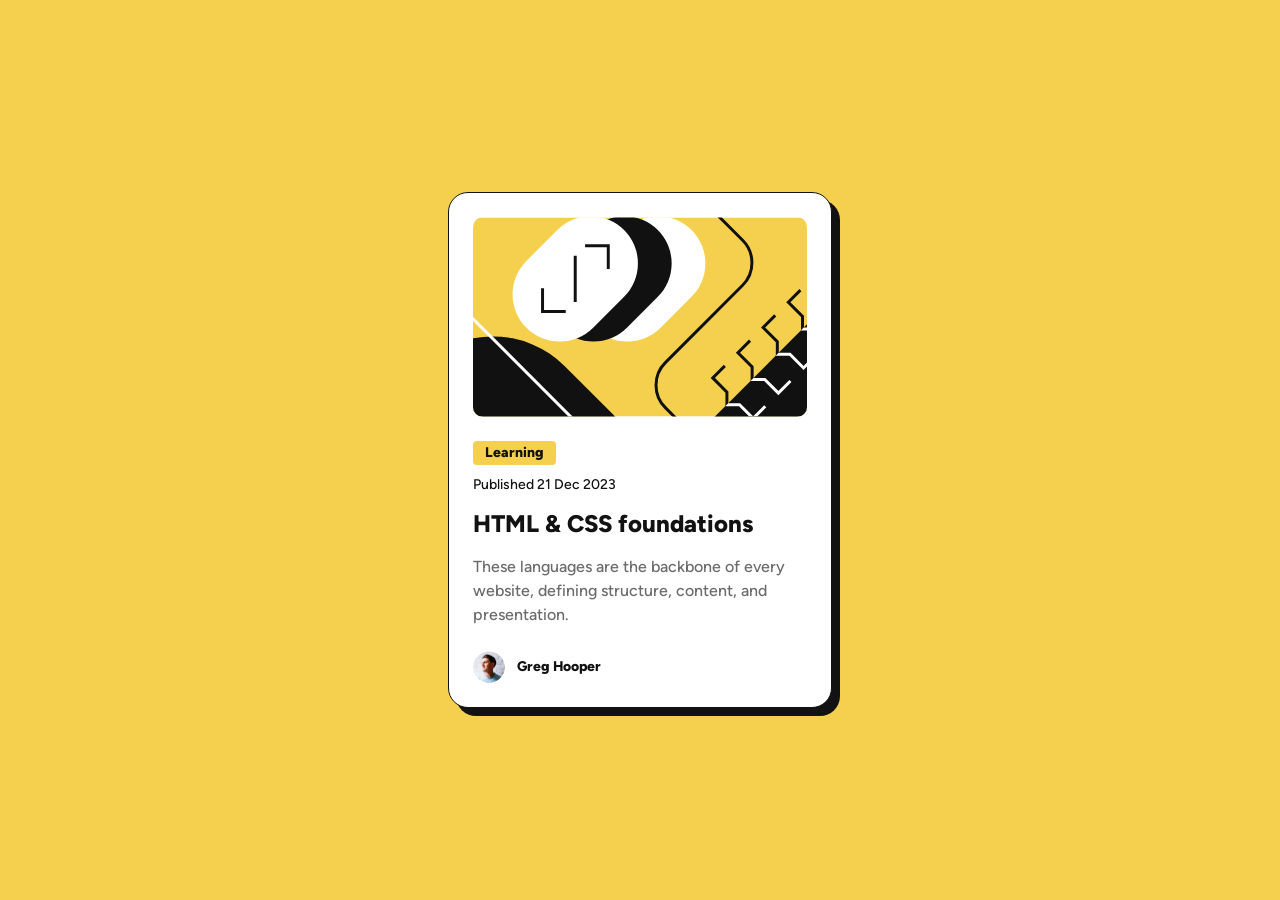
<file: blog-preview-card-main/index.html>
<!DOCTYPE html>
<html lang="en">
<head>
  <meta charset="UTF-8">
  <meta name="viewport" content="width=device-width, initial-scale=1.0">
  <link rel="icon" type="image/png" sizes="32x32" href="./assets/images/favicon-32x32.png">
  <link rel="stylesheet" href="./style.css">
  <title>Frontend Mentor | Blog preview card</title>
</head>
<body>
  <main>
    <article class="card">
      <img
        class="card__image"
        src="./assets/images/illustration-article.svg"
        alt="Abstract illustration for an article about HTML and CSS"
      >

      <div class="card__content">
        <p class="card__tag">Learning</p>
        <p class="card__date">Published <time datetime="2023-12-21">21 Dec 2023</time></p>

        <h1 class="card__title">
          <a href="#">HTML &amp; CSS foundations</a>
        </h1>

        <p class="card__description">
          These languages are the backbone of every website, defining structure, content, and presentation.
        </p>

        <div class="card__author">
          <img
            src="./assets/images/image-avatar.webp"
            alt=""
            width="32"
            height="32"
          >
          <p>Greg Hooper</p>
        </div>
      </div>
    </article>
  </main>
</body>
</html>
</file>
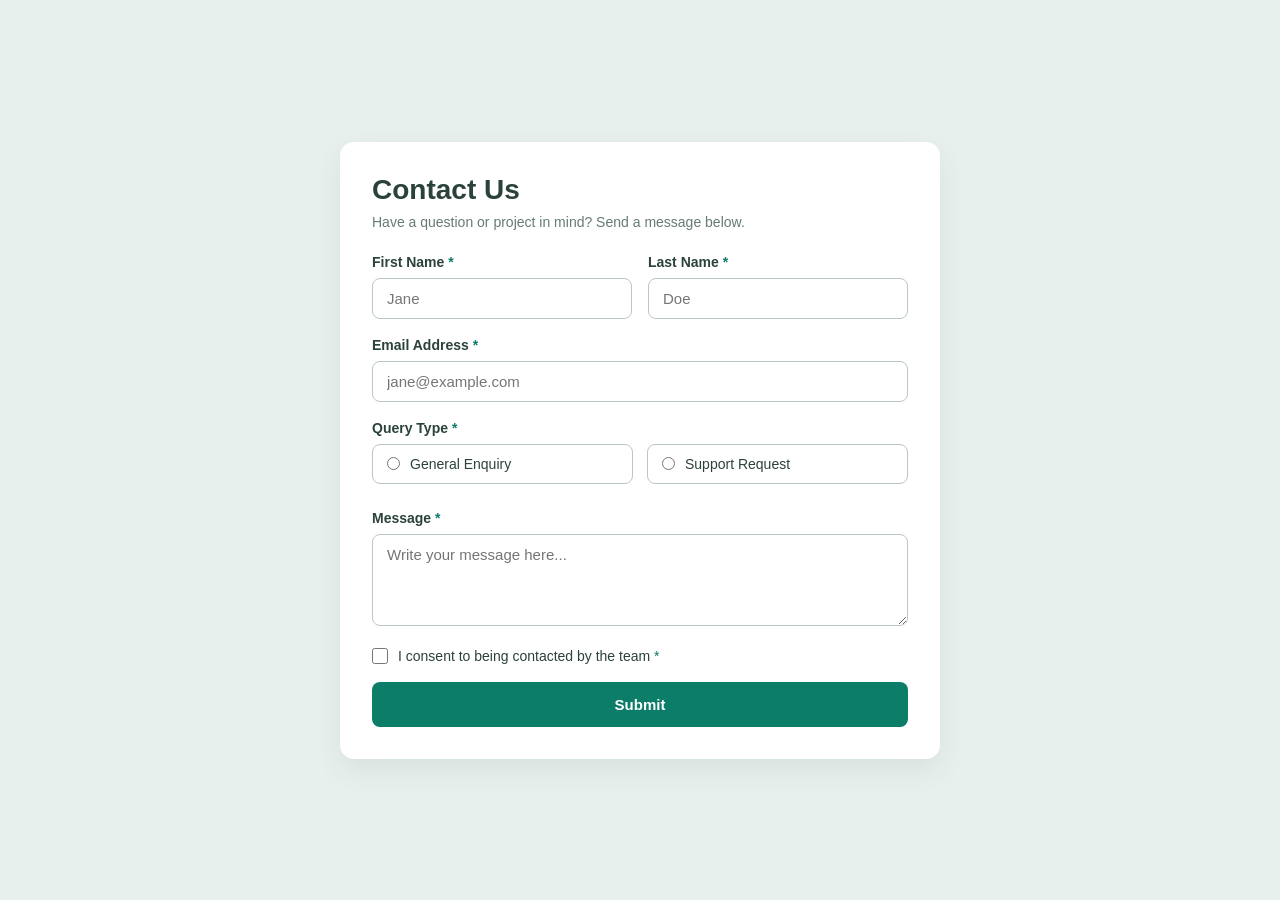
<file: contact-form-main/index.html>
<!DOCTYPE html>
<html lang="en">
<head>
  <meta charset="UTF-8">
  <meta name="viewport" content="width=device-width, initial-scale=1.0">
  <link rel="stylesheet" href="style.css">
  <title>Contact Us</title>
</head>
<body>

  <main class="form-card">
    <h1>Contact Us</h1>
    <p class="subtitle">Have a question or project in mind? Send a message below.</p>

    <form action="#" method="POST">
      <div class="row">
        <div class="field">
          <label for="first-name">First Name <span class="req">*</span></label>
          <input type="text" id="first-name" name="first_name" placeholder="Jane" required>
        </div>

        <div class="field">
          <label for="last-name">Last Name <span class="req">*</span></label>
          <input type="text" id="last-name" name="last_name" placeholder="Doe" required>
        </div>
      </div>

      <div class="field">
        <label for="email">Email Address <span class="req">*</span></label>
        <input type="email" id="email" name="email" placeholder="jane@example.com" required>
      </div>

      <fieldset class="field">
        <legend>Query Type <span class="req">*</span></legend>
        <div class="radio-group">
          <label class="radio-box">
            <input type="radio" name="query_type" value="general" required>
            <span>General Enquiry</span>
          </label>

          <label class="radio-box">
            <input type="radio" name="query_type" value="support">
            <span>Support Request</span>
          </label>
        </div>
      </fieldset>

      <div class="field">
        <label for="message">Message <span class="req">*</span></label>
        <textarea id="message" name="message" rows="4" placeholder="Write your message here..." required></textarea>
      </div>

      <div class="field consent-row">
        <input type="checkbox" id="consent" name="consent" required>
        <label for="consent">I consent to being contacted by the team <span class="req">*</span></label>
      </div>

      <button type="submit" class="submit-btn">Submit</button>
    </form>
  </main>

</body>
</html>
</file>
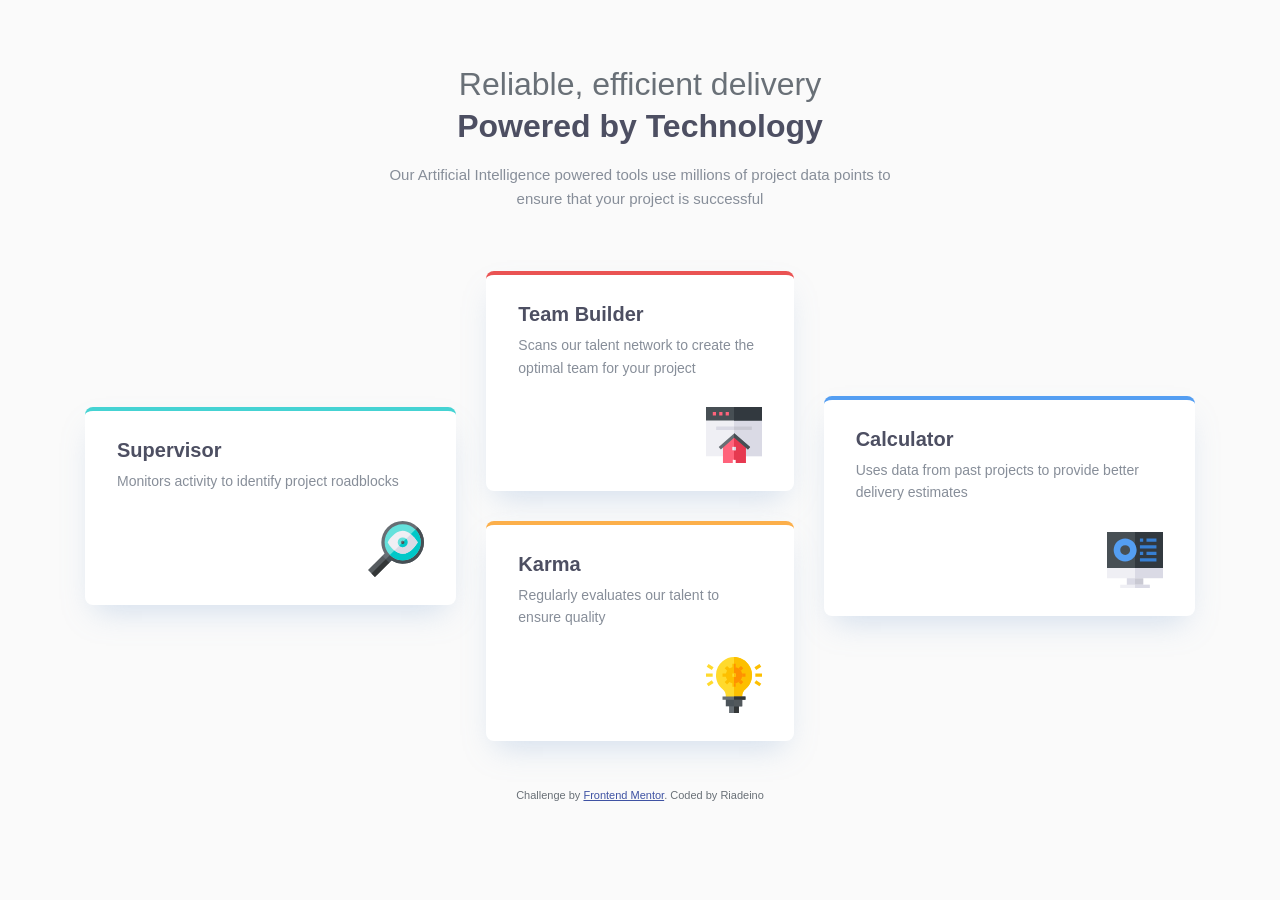
<file: four-card-feature-section-master/index.html>
<!DOCTYPE html>
<html lang="en">
<head>
  <meta charset="UTF-8">
  <meta name="viewport" content="width=device-width, initial-scale=1.0">
  <link rel="icon" type="image/png" sizes="32x32" href="./images/favicon-32x32.png">
  <link rel="stylesheet" href="style.css">
  <title>Frontend Mentor | Four card feature section</title>
</head>
<body>

  <main class="container">
    <header class="header">
      <h1>
        <span>Reliable, efficient delivery</span>
        <strong>Powered by Technology</strong>
      </h1>
      <p>
        Our Artificial Intelligence powered tools use millions of project data points
        to ensure that your project is successful
      </p>
    </header>

    <section class="cards-grid">
      <article class="card supervisor">
        <h2>Supervisor</h2>
        <p>Monitors activity to identify project roadblocks</p>
        <img src="./images/icon-supervisor.svg" alt="" aria-hidden="true">
      </article>

      <div class="middle-column">
        <article class="card team-builder">
          <h2>Team Builder</h2>
          <p>Scans our talent network to create the optimal team for your project</p>
          <img src="./images/icon-team-builder.svg" alt="" aria-hidden="true">
        </article>

        <article class="card karma">
          <h2>Karma</h2>
          <p>Regularly evaluates our talent to ensure quality</p>
          <img src="./images/icon-karma.svg" alt="" aria-hidden="true">
        </article>
      </div>

      <article class="card calculator">
        <h2>Calculator</h2>
        <p>Uses data from past projects to provide better delivery estimates</p>
        <img src="./images/icon-calculator.svg" alt="" aria-hidden="true">
      </article>
    </section>
  </main>

  <footer class="attribution">
    Challenge by <a href="https://www.frontendmentor.io?ref=challenge">Frontend Mentor</a>. 
    Coded by Riadeino
  </footer>

</body>
</html>
</file>
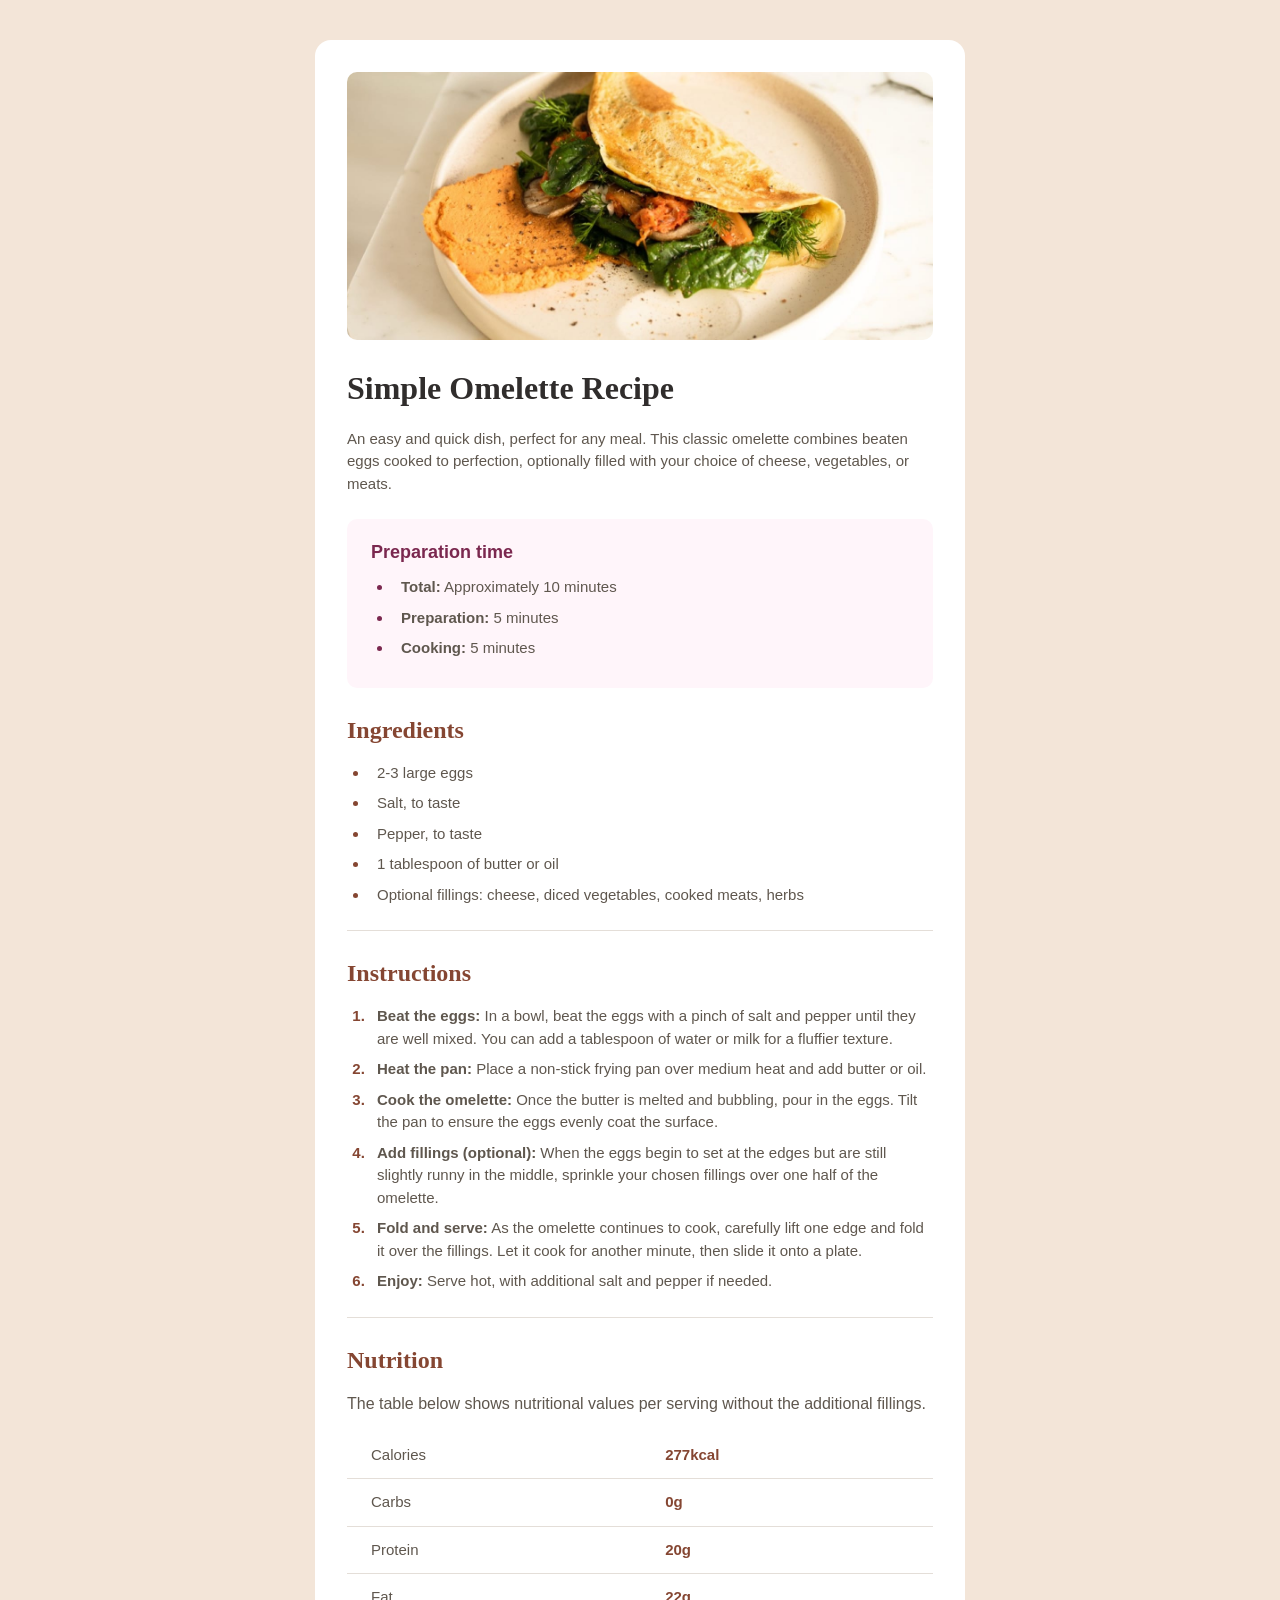
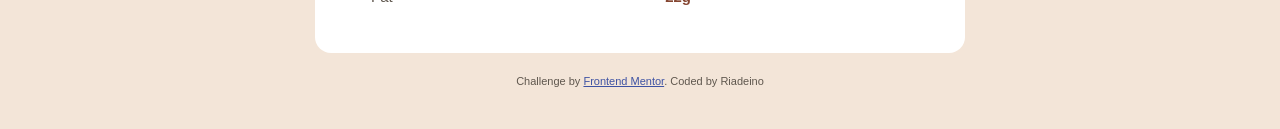
<file: recipe-page-main/index.html>
<!DOCTYPE html>
<html lang="en">
<head>
  <meta charset="UTF-8">
  <meta name="viewport" content="width=device-width, initial-scale=1.0">
  <link rel="icon" type="image/png" sizes="32x32" href="./assets/images/favicon-32x32.png">
  <link rel="stylesheet" href="style.css">
  <title>Frontend Mentor | Recipe page</title>
</head>
<body>

  <main class="card">
    <img src="./assets/images/image-omelette.jpeg" alt="Omelette on a plate" class="hero-img">

    <h1>Simple Omelette Recipe</h1>

    <p class="intro">
      An easy and quick dish, perfect for any meal. This classic omelette combines beaten eggs cooked 
      to perfection, optionally filled with your choice of cheese, vegetables, or meats.
    </p>

    <div class="prep-box">
      <h3>Preparation time</h3>
      <ul>
        <li><strong>Total:</strong> Approximately 10 minutes</li>
        <li><strong>Preparation:</strong> 5 minutes</li>
        <li><strong>Cooking:</strong> 5 minutes</li>
      </ul>
    </div>

    <section>
      <h2>Ingredients</h2>
      <ul>
        <li>2-3 large eggs</li>
        <li>Salt, to taste</li>
        <li>Pepper, to taste</li>
        <li>1 tablespoon of butter or oil</li>
        <li>Optional fillings: cheese, diced vegetables, cooked meats, herbs</li>
      </ul>
    </section>

    <hr>

    <section>
      <h2>Instructions</h2>
      <ol>
        <li><strong>Beat the eggs:</strong> In a bowl, beat the eggs with a pinch of salt and pepper until they are well mixed. You can add a tablespoon of water or milk for a fluffier texture.</li>
        <li><strong>Heat the pan:</strong> Place a non-stick frying pan over medium heat and add butter or oil.</li>
        <li><strong>Cook the omelette:</strong> Once the butter is melted and bubbling, pour in the eggs. Tilt the pan to ensure the eggs evenly coat the surface.</li>
        <li><strong>Add fillings (optional):</strong> When the eggs begin to set at the edges but are still slightly runny in the middle, sprinkle your chosen fillings over one half of the omelette.</li>
        <li><strong>Fold and serve:</strong> As the omelette continues to cook, carefully lift one edge and fold it over the fillings. Let it cook for another minute, then slide it onto a plate.</li>
        <li><strong>Enjoy:</strong> Serve hot, with additional salt and pepper if needed.</li>
      </ol>
    </section>

    <hr>

    <section>
      <h2>Nutrition</h2>
      <p>The table below shows nutritional values per serving without the additional fillings.</p>

      <table>
        <tr>
          <td>Calories</td>
          <td class="value">277kcal</td>
        </tr>
        <tr>
          <td>Carbs</td>
          <td class="value">0g</td>
        </tr>
        <tr>
          <td>Protein</td>
          <td class="value">20g</td>
        </tr>
        <tr>
          <td>Fat</td>
          <td class="value">22g</td>
        </tr>
      </table>
    </section>
  </main>

  <footer class="attribution">
    Challenge by <a href="https://www.frontendmentor.io?ref=challenge">Frontend Mentor</a>. 
    Coded by Riadeino
  </footer>

</body>
</html>
</file>
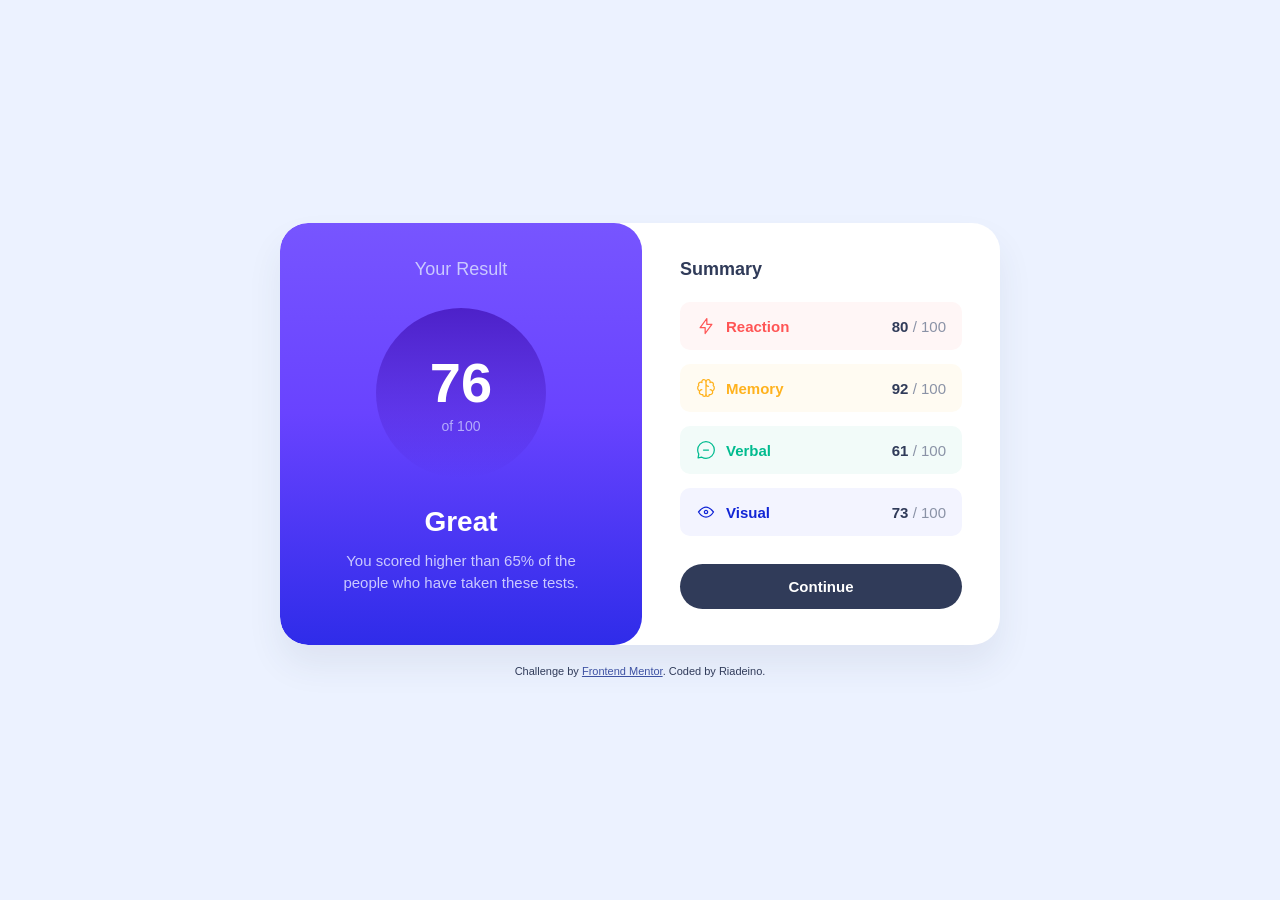
<file: results-summary-component-main/index.html>
<!DOCTYPE html>
<html lang="en">
<head>
  <meta charset="UTF-8">
  <meta name="viewport" content="width=device-width, initial-scale=1.0">
  <link rel="icon" type="image/png" sizes="32x32" href="./assets/images/favicon-32x32.png">
  <link rel="stylesheet" href="style.css">
  <title>Frontend Mentor | Results summary component</title>
</head>
<body>

  <main class="card">
    <section class="result-panel">
      <h2>Your Result</h2>

      <div class="score-circle">
        <span class="score-number">76</span>
        <span class="score-of">of 100</span>
      </div>

      <h1>Great</h1>
      <p class="result-text">
        You scored higher than 65% of the people who have taken these tests.
      </p>
    </section>

    <section class="summary-panel">
      <h2>Summary</h2>

      <ul class="summary-list">
        <li class="item reaction">
          <span class="item-label">
            <img src="./assets/images/icon-reaction.svg" alt="" aria-hidden="true">
            Reaction
          </span>
          <span class="item-score"><strong>80</strong> / 100</span>
        </li>

        <li class="item memory">
          <span class="item-label">
            <img src="./assets/images/icon-memory.svg" alt="" aria-hidden="true">
            Memory
          </span>
          <span class="item-score"><strong>92</strong> / 100</span>
        </li>

        <li class="item verbal">
          <span class="item-label">
            <img src="./assets/images/icon-verbal.svg" alt="" aria-hidden="true">
            Verbal
          </span>
          <span class="item-score"><strong>61</strong> / 100</span>
        </li>

        <li class="item visual">
          <span class="item-label">
            <img src="./assets/images/icon-visual.svg" alt="" aria-hidden="true">
            Visual
          </span>
          <span class="item-score"><strong>73</strong> / 100</span>
        </li>
      </ul>

      <button type="button" class="btn">Continue</button>
    </section>
  </main>

  <footer class="attribution">
    Challenge by <a href="https://www.frontendmentor.io?ref=challenge">Frontend Mentor</a>. 
    Coded by Riadeino.
  </footer>

</body>
</html>
</file>
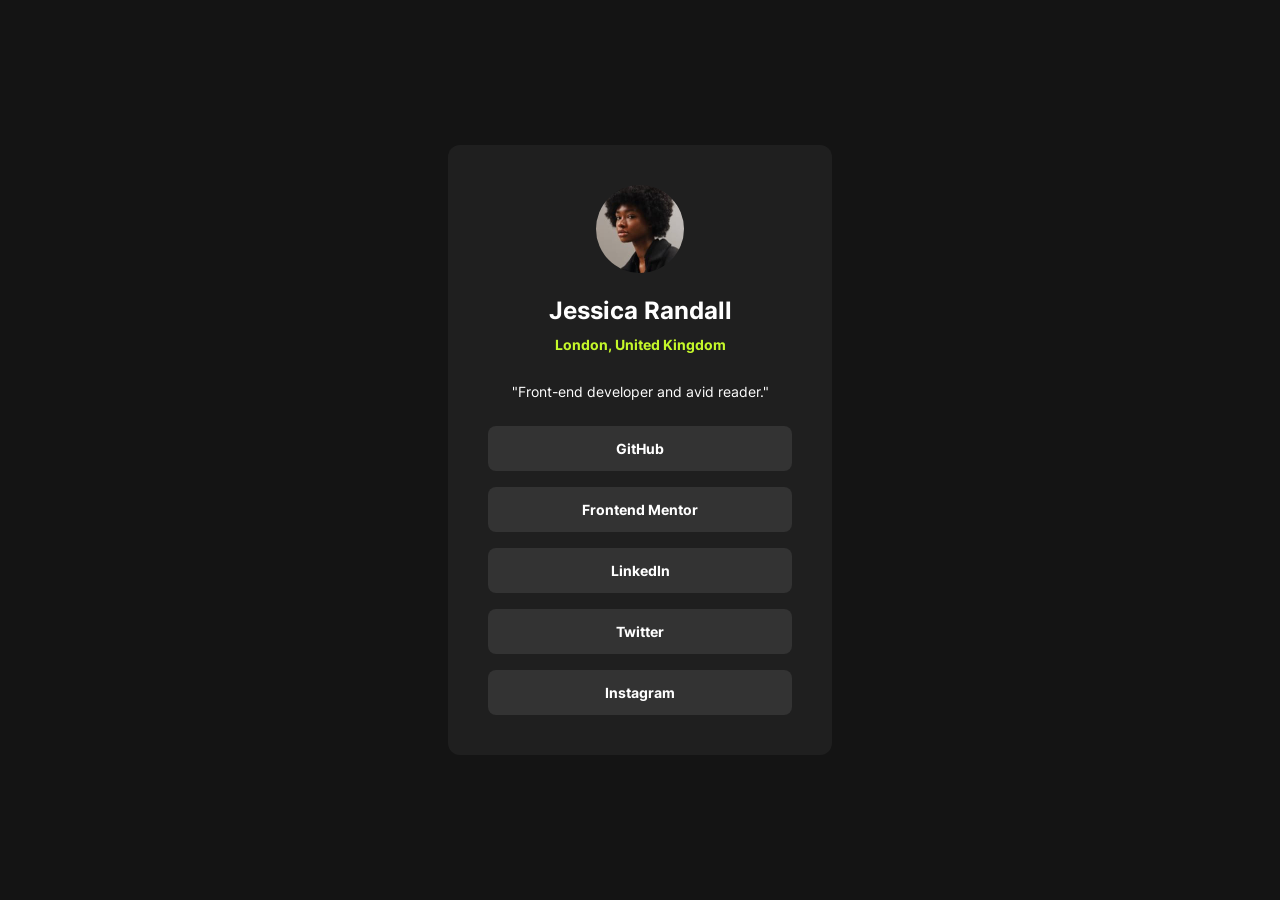
<file: social-links-profile-main/index.html>
<!DOCTYPE html>
<html lang="en">
<head>
  <meta charset="UTF-8">
  <meta name="viewport" content="width=device-width, initial-scale=1.0"> <!-- displays site properly based on user's device -->

  <link rel="icon" type="image/png" sizes="32x32" href="./assets/images/favicon-32x32.png">
  <link rel="stylesheet" href="./style.css">

  <title>Frontend Mentor | Social links profile</title>
</head>
<body>
  <main class="profile-card">
    <img
      class="profile-card__avatar"
      src="./assets/images/avatar-jessica.jpeg"
      alt="Portrait of Jessica Randall"
    >

    <header class="profile-card__header">
      <h1>Jessica Randall</h1>
      <p class="profile-card__location">London, United Kingdom</p>
    </header>

    <p class="profile-card__description">"Front-end developer and avid reader."</p>

    <nav class="profile-card__links" aria-label="Social links">
      <a href="https://github.com/" target="_blank" rel="noopener noreferrer">GitHub</a>
      <a href="https://www.frontendmentor.io/" target="_blank" rel="noopener noreferrer">Frontend Mentor</a>
      <a href="https://www.linkedin.com/" target="_blank" rel="noopener noreferrer">LinkedIn</a>
      <a href="https://x.com/" target="_blank" rel="noopener noreferrer">Twitter</a>
      <a href="https://www.instagram.com/" target="_blank" rel="noopener noreferrer">Instagram</a>
    </nav>
  </main>
</body>
</html>
</file>
<file: blog-preview-card-main/style.css>
@font-face {
  font-family: "Figtree";
  src: url("./assets/fonts/Figtree-VariableFont_wght.ttf") format("truetype");
  font-weight: 500 800;
  font-style: normal;
  font-display: swap;
}

* {
  box-sizing: border-box;
}

body {
  min-height: 100vh;
  margin: 0;
  background-color: hsl(47, 88%, 63%);
  font-family: "Figtree", sans-serif;
  color: hsl(0, 0%, 7%);
}

main {
  min-height: 100vh;
  display: flex;
  align-items: center;
  justify-content: center;
  padding: 24px;
}

.card {
  width: 384px;
  padding: 24px;
  background-color: hsl(0, 0%, 100%);
  border: 1px solid hsl(0, 0%, 7%);
  border-radius: 20px;
  box-shadow: 8px 8px 0 hsl(0, 0%, 7%);
}

.card__image {
  display: block;
  width: 100%;
  height: 200px;
  object-fit: cover;
  border-radius: 10px;
}

.card__content {
  padding-top: 24px;
}

.card__tag {
  display: inline-block;
  margin: 0 0 12px;
  padding: 5px 12px;
  background-color: hsl(47, 88%, 63%);
  border-radius: 4px;
  font-size: 14px;
  font-weight: 800;
  line-height: 1;
}

.card__date {
  margin: 0 0 16px;
  font-size: 14px;
  font-weight: 500;
  line-height: 1.2;
}

.card__title {
  margin: 0 0 16px;
  font-size: 24px;
  line-height: 1.2;
  font-weight: 800;
}

.card__title a {
  color: inherit;
  text-decoration: none;
}

.card__title a:hover,
.card__title a:focus-visible {
  color: hsl(47, 88%, 63%);
}

.card__title a:focus-visible {
  outline: 3px solid hsl(47, 88%, 63%);
  outline-offset: 4px;
  border-radius: 2px;
}

.card__description {
  margin: 0 0 24px;
  color: hsl(0, 0%, 42%);
  font-size: 16px;
  line-height: 1.5;
  font-weight: 500;
}

.card__author {
  display: flex;
  align-items: center;
  gap: 12px;
}

.card__author img {
  width: 32px;
  height: 32px;
  border-radius: 50%;
}

.card__author p {
  margin: 0;
  font-size: 14px;
  font-weight: 800;
}

@media (max-width: 420px) {
  .card {
    width: 327px;
  }

  .card__title {
    font-size: 20px;
  }
}
</file>
<file: contact-form-main/style.css>
* {
  box-sizing: border-box;
  margin: 0;
  padding: 0;
}

body {
  background-color: #e8f0ed;
  font-family: Arial, Helvetica, sans-serif;
  color: #2b423b;
  min-height: 100vh;
  display: flex;
  justify-content: center;
  align-items: center;
  padding: 32px 16px;
}

.form-card {
  background-color: #ffffff;
  width: 100%;
  max-width: 600px;
  padding: 32px;
  border-radius: 14px;
  box-shadow: 0 12px 28px rgba(43, 66, 59, 0.08);
}

h1 {
  font-size: 28px;
  margin-bottom: 8px;
}

.subtitle {
  font-size: 14px;
  color: #657b74;
  margin-bottom: 24px;
}

.row {
  display: flex;
  gap: 16px;
}

.row .field {
  flex: 1;
}

.field {
  margin-bottom: 18px;
  border: none;
}

label,
legend {
  display: block;
  font-size: 14px;
  font-weight: bold;
  margin-bottom: 8px;
  color: #2b423b;
}

.req {
  color: #0c7d69;
}

input[type="text"],
input[type="email"],
textarea {
  width: 100%;
  padding: 11px 14px;
  border: 1px solid #b8c7c2;
  border-radius: 8px;
  font-family: inherit;
  font-size: 15px;
  color: #2b423b;
}

input[type="text"]:focus,
input[type="email"]:focus,
textarea:focus {
  outline: none;
  border-color: #0c7d69;
}

textarea {
  resize: vertical;
  min-height: 90px;
}

.radio-group {
  display: flex;
  gap: 14px;
}

.radio-box {
  flex: 1;
  display: flex;
  align-items: center;
  gap: 10px;
  padding: 11px 14px;
  border: 1px solid #b8c7c2;
  border-radius: 8px;
  font-weight: normal;
  cursor: pointer;
}

.radio-box input {
  accent-color: #0c7d69;
}


.consent-row {
  display: flex;
  align-items: center;
  gap: 10px;
}

.consent-row input {
  width: 16px;
  height: 16px;
  accent-color: #0c7d69;
  cursor: pointer;
}

.consent-row label {
  margin-bottom: 0;
  font-weight: normal;
  font-size: 14px;
  cursor: pointer;
}


.submit-btn {
  width: 100%;
  padding: 14px;
  background-color: #0c7d69;
  color: #ffffff;
  border: none;
  border-radius: 8px;
  font-size: 15px;
  font-weight: bold;
  cursor: pointer;
}

.submit-btn:hover {
  background-color: #085c4d;
}

/* Mobile Layout */
@media (max-width: 550px) {
  .row,
  .radio-group {
    flex-direction: column;
    gap: 12px;
  }

  .form-card {
    padding: 24px 20px;
  }
}
</file>
<file: four-card-feature-section-master/style.css>
* {
  box-sizing: border-box;
  margin: 0;
  padding: 0;
}

body {
  background-color: #fafafa;
  font-family: Arial, Helvetica, sans-serif;
  color: #4d4f62;
  padding: 64px 24px;
}

.container {
  max-width: 1110px;
  margin: 0 auto;
}


.header {
  text-align: center;
  max-width: 520px;
  margin: 0 auto 60px;
}

.header h1 {
  font-size: 32px;
  line-height: 1.3;
  margin-bottom: 16px;
}

.header h1 span {
  display: block;
  font-weight: normal;
  color: #697077;
}

.header h1 strong {
  display: block;
  color: #4d4f62;
}

.header p {
  font-size: 15px;
  line-height: 1.6;
  color: #878e99;
}

.cards-grid {
  display: flex;
  align-items: center;
  gap: 30px;
}

.middle-column {
  flex: 1;
  display: flex;
  flex-direction: column;
  gap: 30px;
}

.card {
  flex: 1;
  background-color: #ffffff;
  border-radius: 8px;
  padding: 28px 32px;
  box-shadow: 0 15px 30px -10px rgba(131, 166, 210, 0.35);
  border-top: 4px solid transparent;
  display: flex;
  flex-direction: column;
}

.card h2 {
  font-size: 20px;
  color: #4d4f62;
  margin-bottom: 8px;
}

.card p {
  font-size: 14px;
  line-height: 1.6;
  color: #878e99;
  margin-bottom: 28px;
}

.card img {
  width: 56px;
  height: 56px;
  align-self: flex-end;
}

.supervisor {
  border-top-color: #45d3d3;
}

.team-builder {
  border-top-color: #ea5353;
}

.karma {
  border-top-color: #fcaf4a;
}

.calculator {
  border-top-color: #549ef2;
}

.attribution {
  font-size: 11px;
  text-align: center;
  margin-top: 48px;
  color: #697077;
}

.attribution a {
  color: #3e52a3;
}

@media (max-width: 850px) {
  .cards-grid {
    flex-direction: column;
    align-items: stretch;
  }

  .middle-column {
    gap: 24px;
  }

  .cards-grid,
  .middle-column {
    gap: 24px;
  }

  .header h1 {
    font-size: 24px;
  }
}
</file>
<file: recipe-page-main/style.css>
* {
  box-sizing: border-box;
  margin: 0;
  padding: 0;
}

body {
  background-color: #f3e5d8;
  font-family: Arial, Helvetica, sans-serif;
  color: #5f574e;
  line-height: 1.5;
  padding: 40px 16px;
}

.card {
  background-color: #ffffff;
  max-width: 650px;
  margin: 0 auto;
  padding: 32px;
  border-radius: 16px;
}

.hero-img {
  width: 100%;
  border-radius: 10px;
  display: block;
  margin-bottom: 24px;
}

h1 {
  font-family: Georgia, 'Times New Roman', serif;
  color: #302d2c;
  font-size: 32px;
  margin-bottom: 16px;
}

h2 {
  font-family: Georgia, 'Times New Roman', serif;
  color: #854632;
  font-size: 24px;
  margin-bottom: 14px;
}

.intro {
  margin-bottom: 24px;
  font-size: 15px;
}


.prep-box {
  background-color: #fff5fa;
  padding: 20px 24px;
  border-radius: 10px;
  margin-bottom: 24px;
}

.prep-box h3 {
  color: #7b284f;
  font-size: 18px;
  margin-bottom: 10px;
}


ul, ol {
  padding-left: 22px;
}

li {
  margin-bottom: 8px;
  padding-left: 8px;
  font-size: 15px;
}

.prep-box li::marker {
  color: #7b284f;
}

section li::marker {
  color: #854632;
  font-weight: bold;
}

hr {
  border: none;
  border-top: 1px solid #e4ded8;
  margin: 24px 0;
}


table {
  width: 100%;
  border-collapse: collapse;
  margin-top: 16px;
}

td {
  padding: 12px 24px;
  border-bottom: 1px solid #e4ded8;
  font-size: 15px;
}

tr:last-child td {
  border-bottom: none;
}

.value {
  color: #854632;
  font-weight: bold;
}

.attribution {
  font-size: 11px;
  text-align: center;
  margin-top: 20px;
}

.attribution a {
  color: #3e52a3;
}
</file>
<file: results-summary-component-main/style.css>
* {
  box-sizing: border-box;
  margin: 0;
  padding: 0;
}

body {
  background-color: #ecf2ff;
  font-family: Arial, Helvetica, sans-serif;
  min-height: 100vh;
  display: flex;
  flex-direction: column;
  justify-content: center;
  align-items: center;
}

.card {
  background-color: #ffffff;
  width: 100%;
  max-width: 720px;
  border-radius: 28px;
  display: flex;
  box-shadow: 0 20px 35px rgba(48, 59, 90, 0.08);
  overflow: hidden;
}

.result-panel {
  flex: 1;
  background: linear-gradient(180deg, #7755ff 0%, #6943ff 45%, #2f2ce9 100%);
  color: #ffffff;
  border-radius: 28px;
  padding: 36px 40px;
  display: flex;
  flex-direction: column;
  align-items: center;
  text-align: center;
}

.result-panel h2 {
  font-size: 18px;
  font-weight: 500;
  color: #cac9ff;
  margin-bottom: 28px;
}

.score-circle {
  width: 170px;
  height: 170px;
  border-radius: 50%;
  background: linear-gradient(180deg, #4d21c9 0%, rgba(37, 33, 201, 0) 100%);
  display: flex;
  flex-direction: column;
  justify-content: center;
  align-items: center;
  margin-bottom: 28px;
}

.score-number {
  font-size: 56px;
  font-weight: bold;
  line-height: 1.1;
}

.score-of {
  font-size: 14px;
  color: #cac9ff;
  opacity: 0.8;
  margin-top: 4px;
}

.result-panel h1 {
  font-size: 28px;
  margin-bottom: 12px;
}

.result-text {
  font-size: 15px;
  color: #cac9ff;
  line-height: 1.45;
  max-width: 240px;
}

.summary-panel {
  flex: 1;
  padding: 36px 38px;
  display: flex;
  flex-direction: column;
}

.summary-panel h2 {
  font-size: 18px;
  color: #303b59;
  margin-bottom: 22px;
}

.summary-list {
  list-style: none;
  display: flex;
  flex-direction: column;
  gap: 14px;
  margin-bottom: 28px;
}

.item {
  display: flex;
  justify-content: space-between;
  align-items: center;
  padding: 14px 16px;
  border-radius: 10px;
  font-size: 15px;
}

.item-label {
  display: flex;
  align-items: center;
  gap: 10px;
  font-weight: bold;
}

.item-score {
  color: #8a92a6;
}

.item-score strong {
  color: #303b59;
}

.reaction {
  background-color: #fff6f6;
  color: #ff5555;
}

.memory {
  background-color: #fffbf2;
  color: #ffb21e;
}

.verbal {
  background-color: #f2fbf9;
  color: #00bb8f;
}

.visual {
  background-color: #f3f4ff;
  color: #1125d6;
}

.btn {
  width: 100%;
  padding: 14px;
  border: none;
  border-radius: 999px;
  background-color: #303b59;
  color: #ffffff;
  font-size: 15px;
  font-weight: bold;
  cursor: pointer;
}

.btn:hover {
  background: linear-gradient(180deg, #7755ff 0%, #2f2ce9 100%);
}

/* Footer */
.attribution {
  font-size: 11px;
  text-align: center;
  margin-top: 20px;
  color: #303b59;
}

.attribution a {
  color: #3e52a3;
}

@media (max-width: 650px) {
  body {
    background-color: #ffffff;
    justify-content: flex-start;
  }

  .card {
    flex-direction: column;
    border-radius: 0;
    box-shadow: none;
    max-width: 100%;
  }

  .result-panel {
    border-radius: 0 0 32px 32px;
    padding: 28px 32px 36px;
  }

  .score-circle {
    width: 140px;
    height: 140px;
  }

  .score-number {
    font-size: 46px;
  }

  .summary-panel {
    padding: 24px 28px 32px;
  }
}
</file>
<file: social-links-profile-main/style.css>
@font-face {
  font-family: "Inter";
  src: url("./assets/fonts/Inter-VariableFont_slnt,wght.ttf") format("truetype");
  font-weight: 100 900;
  font-style: normal;
}

:root {
  --green: hsl(75, 94%, 57%);
  --white: hsl(0, 0%, 100%);
  --grey-700: hsl(0, 0%, 20%);
  --grey-800: hsl(0, 0%, 12%);
  --grey-900: hsl(0, 0%, 8%);
}

* {
  box-sizing: border-box;
}

body {
  min-height: 100vh;
  margin: 0;
  display: flex;
  align-items: center;
  justify-content: center;
  padding: 24px;
  background: var(--grey-900);
  color: var(--white);
  font-family: "Inter", sans-serif;
  font-size: 14px;
}

.profile-card {
  width: 384px;
  max-width: 100%;
  padding: 40px;
  border-radius: 12px;
  background: var(--grey-800);
  text-align: center;
}

.profile-card__avatar {
  width: 88px;
  height: 88px;
  display: block;
  margin: 0 auto 24px;
  border-radius: 50%;
  object-fit: cover;
}

.profile-card__header h1 {
  margin: 0;
  font-size: 24px;
  line-height: 1.2;
  font-weight: 700;
}

.profile-card__location {
  margin: 8px 0 0;
  color: var(--green);
  font-size: 14px;
  line-height: 1.5;
  font-weight: 700;
}

.profile-card__description {
  margin: 26px 0 24px;
  line-height: 1.5;
}

.profile-card__links {
  display: grid;
  gap: 16px;
}

.profile-card__links a {
  min-height: 45px;
  display: flex;
  align-items: center;
  justify-content: center;
  border-radius: 8px;
  background: var(--grey-700);
  color: var(--white);
  font-weight: 700;
  text-decoration: none;
}

.profile-card__links a:hover,
.profile-card__links a:focus-visible {
  background: var(--green);
  color: var(--grey-900);
}

.profile-card__links a:focus-visible {
  outline: 3px solid var(--white);
  outline-offset: 3px;
}

@media (max-width: 375px) {
  body {
    padding: 24px;
  }

  .profile-card {
    width: 327px;
    padding: 24px;
  }
}
</file>
